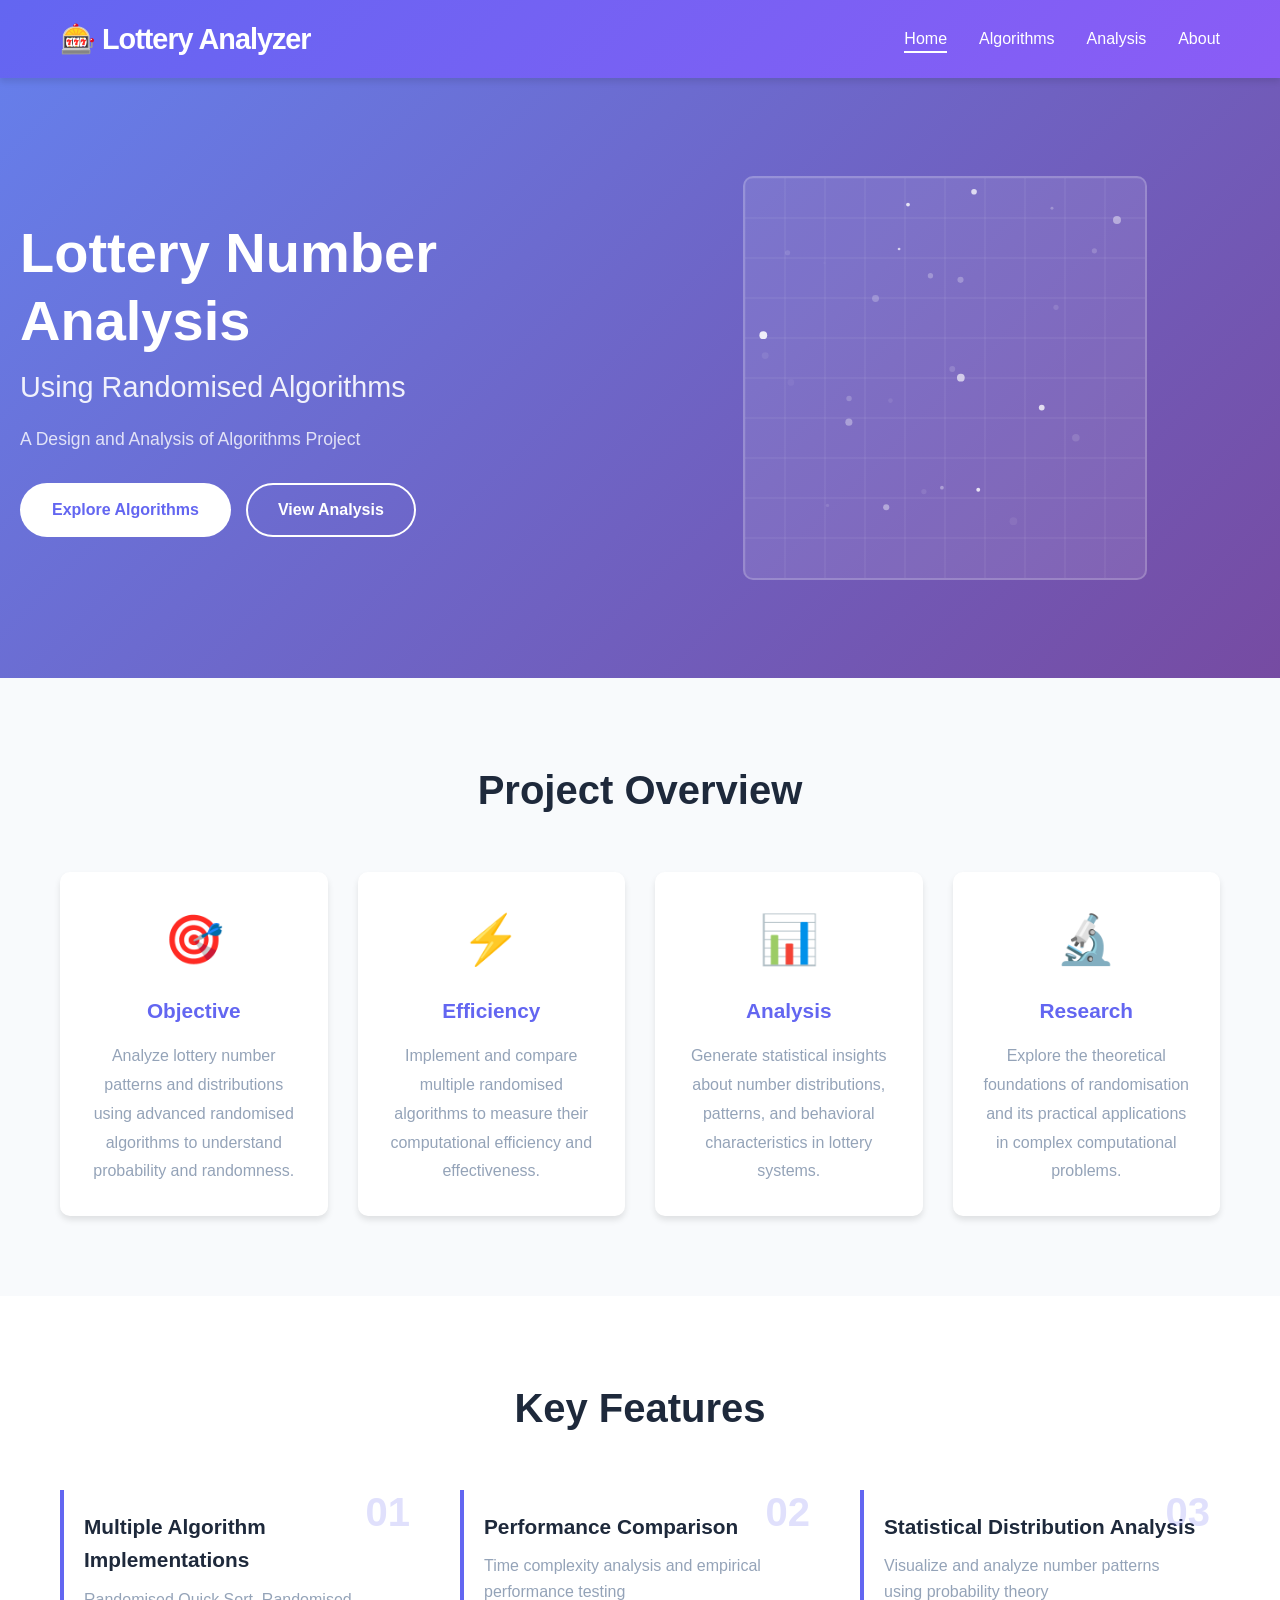
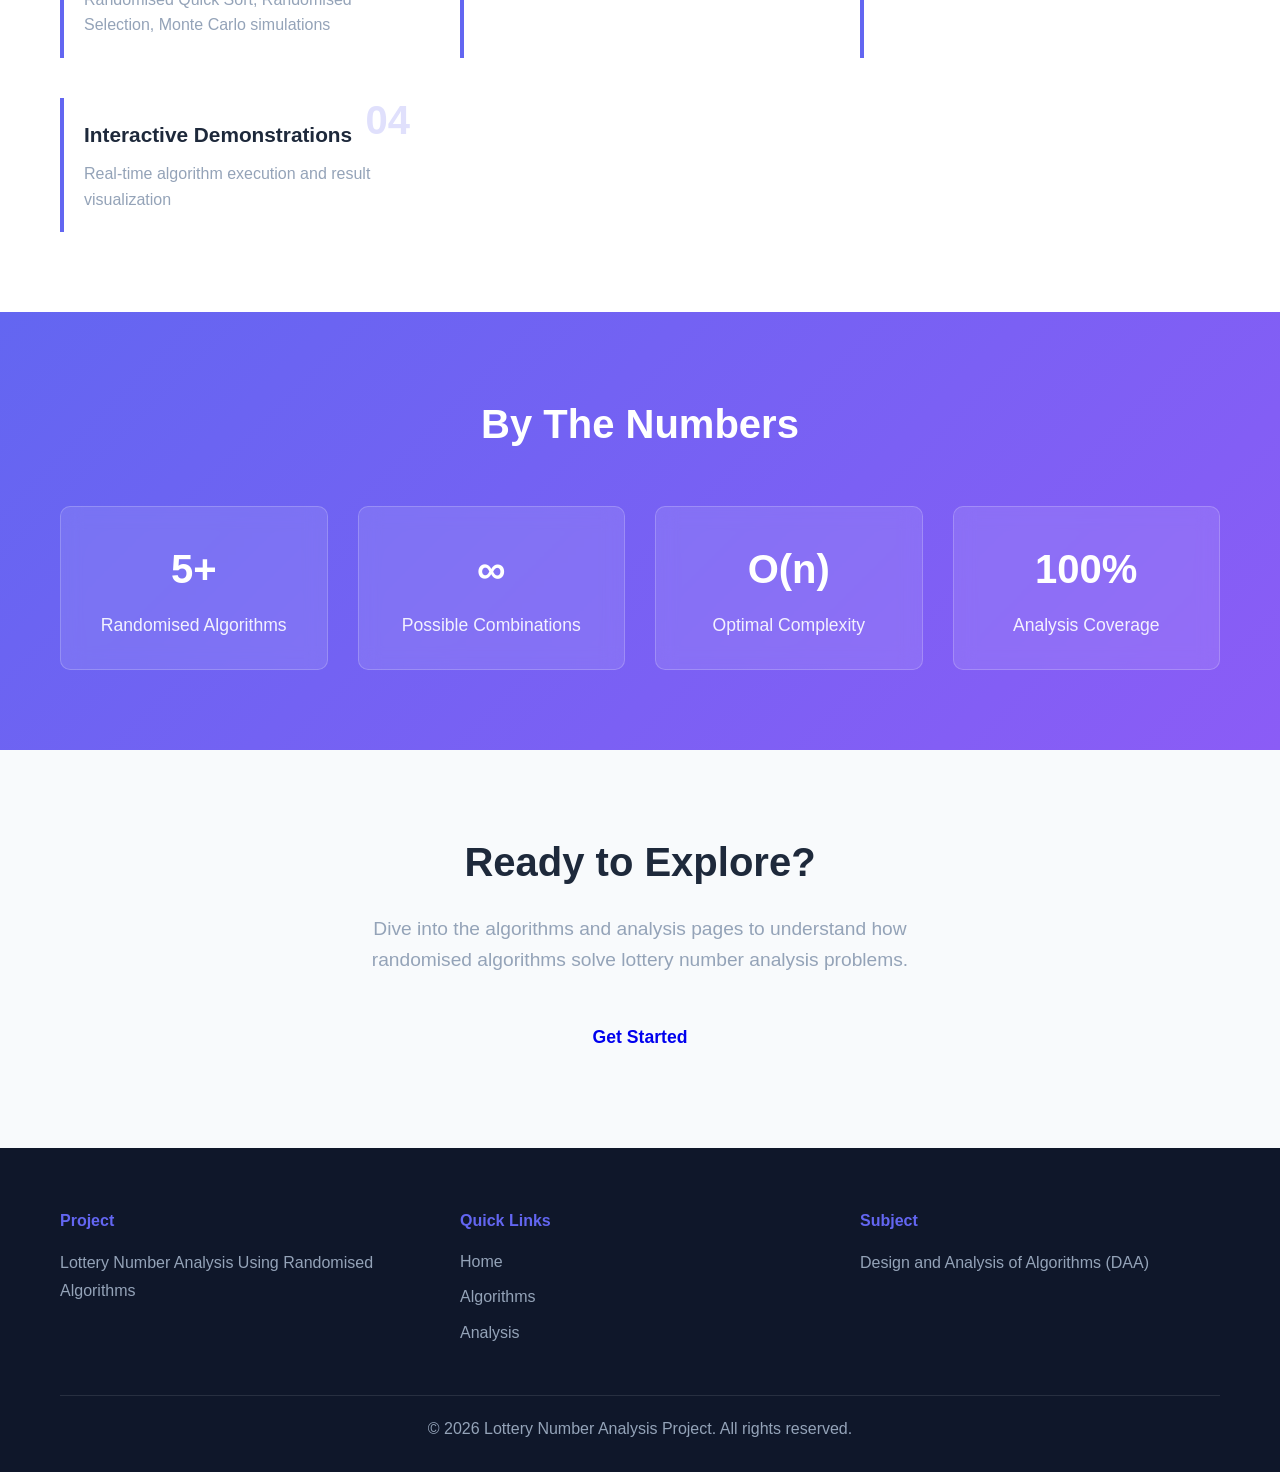
<file: index.html>
<!DOCTYPE html>
<html lang="en">
<head>
    <meta charset="UTF-8">
    <meta name="viewport" content="width=device-width, initial-scale=1.0">
    <title>Lottery Number Analysis Using Randomised Algorithms</title>
    <link rel="stylesheet" href="style.css">
</head>
<body>
    <header>
        <nav class="navbar">
            <div class="nav-container">
                <div class="logo">🎰 Lottery Analyzer</div>
                <ul class="nav-menu">
                    <li><a href="index.html" class="active">Home</a></li>
                    <li><a href="algorithms.html">Algorithms</a></li>
                    <li><a href="analysis.html">Analysis</a></li>
                    <li><a href="#about">About</a></li>
                </ul>
            </div>
        </nav>
    </header>

    <main>
        <!-- Hero Section -->
        <section class="hero">
            <div class="hero-content">
                <h1>Lottery Number Analysis</h1>
                <h2>Using Randomised Algorithms</h2>
                <p class="subtitle">A Design and Analysis of Algorithms Project</p>
                <div class="cta-buttons">
                    <a href="algorithms.html" class="btn btn-primary">Explore Algorithms</a>
                    <a href="analysis.html" class="btn btn-secondary">View Analysis</a>
                </div>
            </div>
            <div class="hero-visual">
                <canvas id="numberCanvas" width="400" height="400"></canvas>
            </div>
        </section>

        <!-- Overview Section -->
        <section class="overview" id="about">
            <div class="container">
                <h2>Project Overview</h2>
                <div class="overview-grid">
                    <div class="card">
                        <div class="card-icon">🎯</div>
                        <h3>Objective</h3>
                        <p>Analyze lottery number patterns and distributions using advanced randomised algorithms to understand probability and randomness.</p>
                    </div>
                    <div class="card">
                        <div class="card-icon">⚡</div>
                        <h3>Efficiency</h3>
                        <p>Implement and compare multiple randomised algorithms to measure their computational efficiency and effectiveness.</p>
                    </div>
                    <div class="card">
                        <div class="card-icon">📊</div>
                        <h3>Analysis</h3>
                        <p>Generate statistical insights about number distributions, patterns, and behavioral characteristics in lottery systems.</p>
                    </div>
                    <div class="card">
                        <div class="card-icon">🔬</div>
                        <h3>Research</h3>
                        <p>Explore the theoretical foundations of randomisation and its practical applications in complex computational problems.</p>
                    </div>
                </div>
            </div>
        </section>

        <!-- Key Features Section -->
        <section class="features">
            <div class="container">
                <h2>Key Features</h2>
                <div class="features-list">
                    <div class="feature-item">
                        <span class="feature-number">01</span>
                        <h3>Multiple Algorithm Implementations</h3>
                        <p>Randomised Quick Sort, Randomised Selection, Monte Carlo simulations</p>
                    </div>
                    <div class="feature-item">
                        <span class="feature-number">02</span>
                        <h3>Performance Comparison</h3>
                        <p>Time complexity analysis and empirical performance testing</p>
                    </div>
                    <div class="feature-item">
                        <span class="feature-number">03</span>
                        <h3>Statistical Distribution Analysis</h3>
                        <p>Visualize and analyze number patterns using probability theory</p>
                    </div>
                    <div class="feature-item">
                        <span class="feature-number">04</span>
                        <h3>Interactive Demonstrations</h3>
                        <p>Real-time algorithm execution and result visualization</p>
                    </div>
                </div>
            </div>
        </section>

        <!-- Quick Stats Section -->
        <section class="stats">
            <div class="container">
                <h2>By The Numbers</h2>
                <div class="stats-grid">
                    <div class="stat-box">
                        <h3 class="stat-number">5+</h3>
                        <p>Randomised Algorithms</p>
                    </div>
                    <div class="stat-box">
                        <h3 class="stat-number">∞</h3>
                        <p>Possible Combinations</p>
                    </div>
                    <div class="stat-box">
                        <h3 class="stat-number">O(n)</h3>
                        <p>Optimal Complexity</p>
                    </div>
                    <div class="stat-box">
                        <h3 class="stat-number">100%</h3>
                        <p>Analysis Coverage</p>
                    </div>
                </div>
            </div>
        </section>

        <!-- Call to Action -->
        <section class="cta-section">
            <div class="container">
                <h2>Ready to Explore?</h2>
                <p>Dive into the algorithms and analysis pages to understand how randomised algorithms solve lottery number analysis problems.</p>
                <a href="algorithms.html" class="btn btn-large">Get Started</a>
            </div>
        </section>
    </main>

    <footer>
        <div class="container">
            <div class="footer-content">
                <div class="footer-section">
                    <h4>Project</h4>
                    <p>Lottery Number Analysis Using Randomised Algorithms</p>
                </div>
                <div class="footer-section">
                    <h4>Quick Links</h4>
                    <ul>
                        <li><a href="index.html">Home</a></li>
                        <li><a href="algorithms.html">Algorithms</a></li>
                        <li><a href="analysis.html">Analysis</a></li>
                    </ul>
                </div>
                <div class="footer-section">
                    <h4>Subject</h4>
                    <p>Design and Analysis of Algorithms (DAA)</p>
                </div>
            </div>
            <div class="footer-bottom">
                <p>&copy; 2026 Lottery Number Analysis Project. All rights reserved.</p>
            </div>
        </div>
    </footer>

    <script src="script.js"></script>
</body>
</html>
</file>
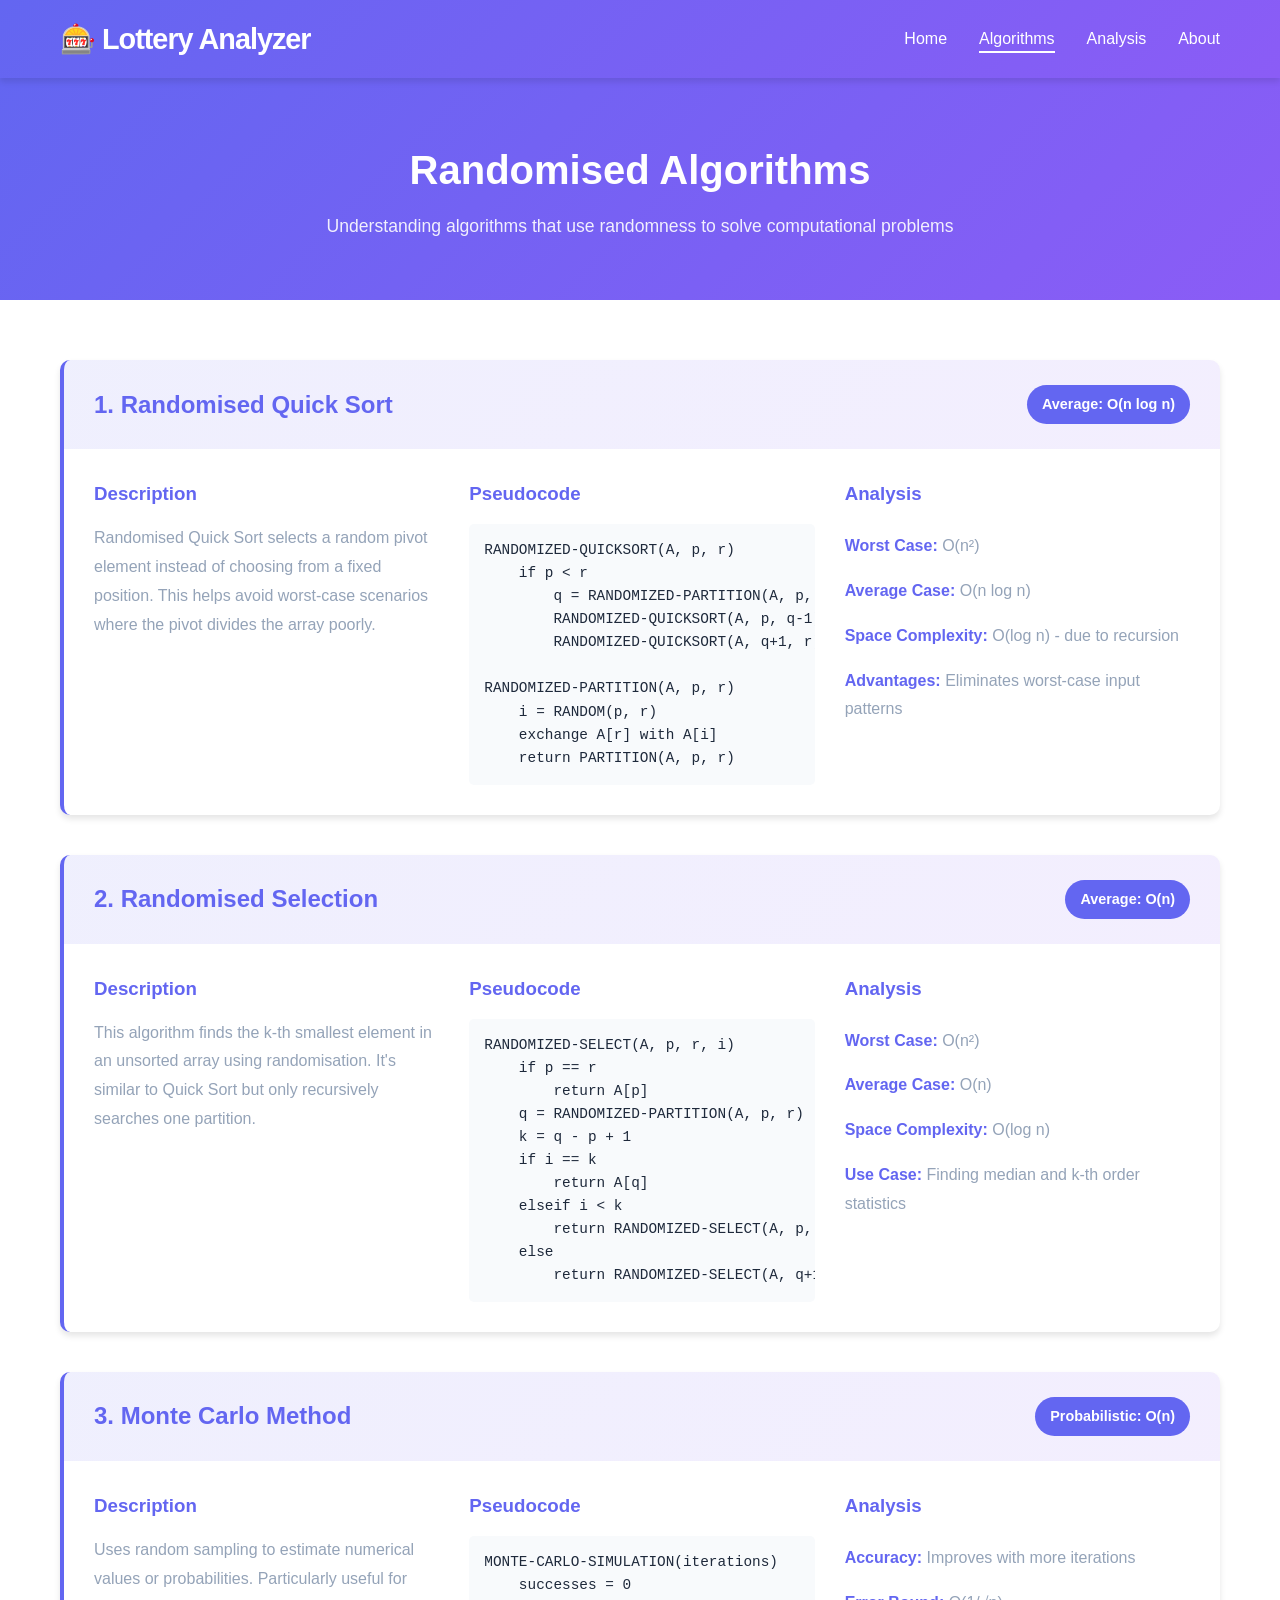
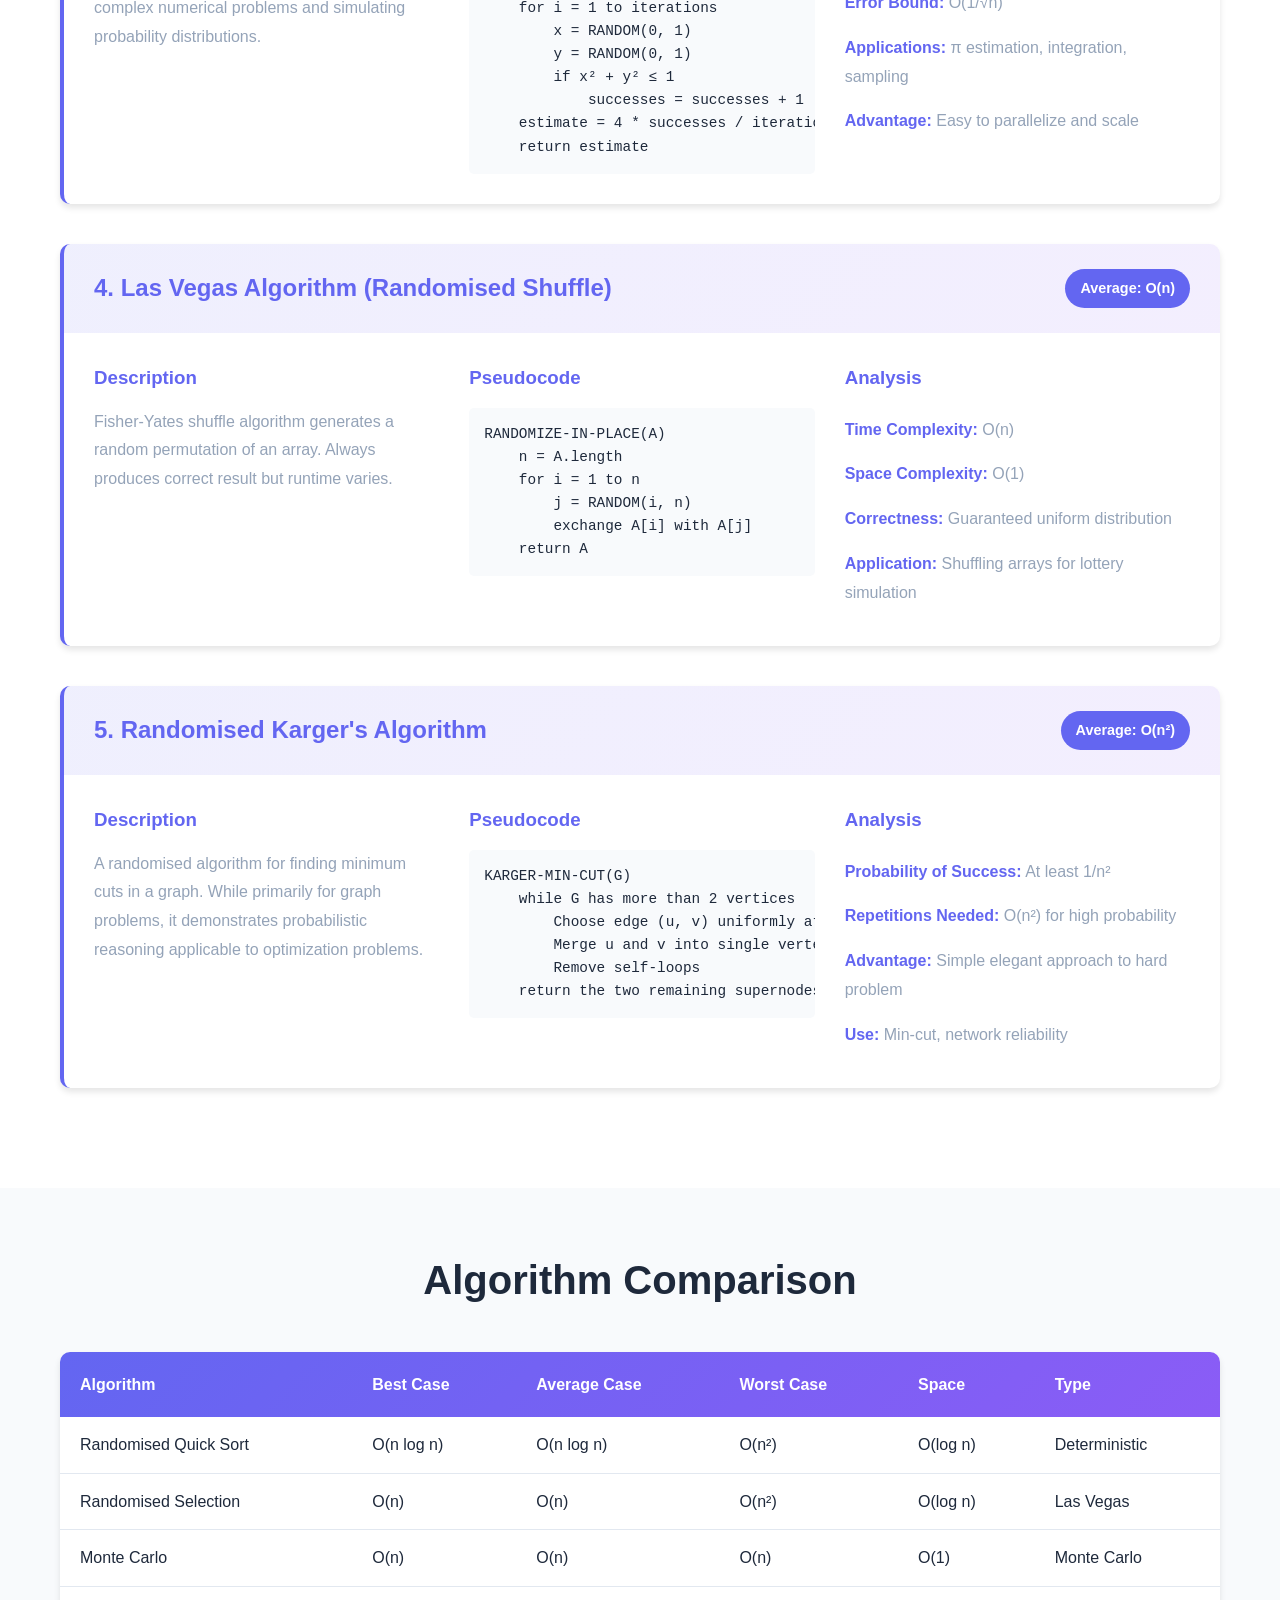
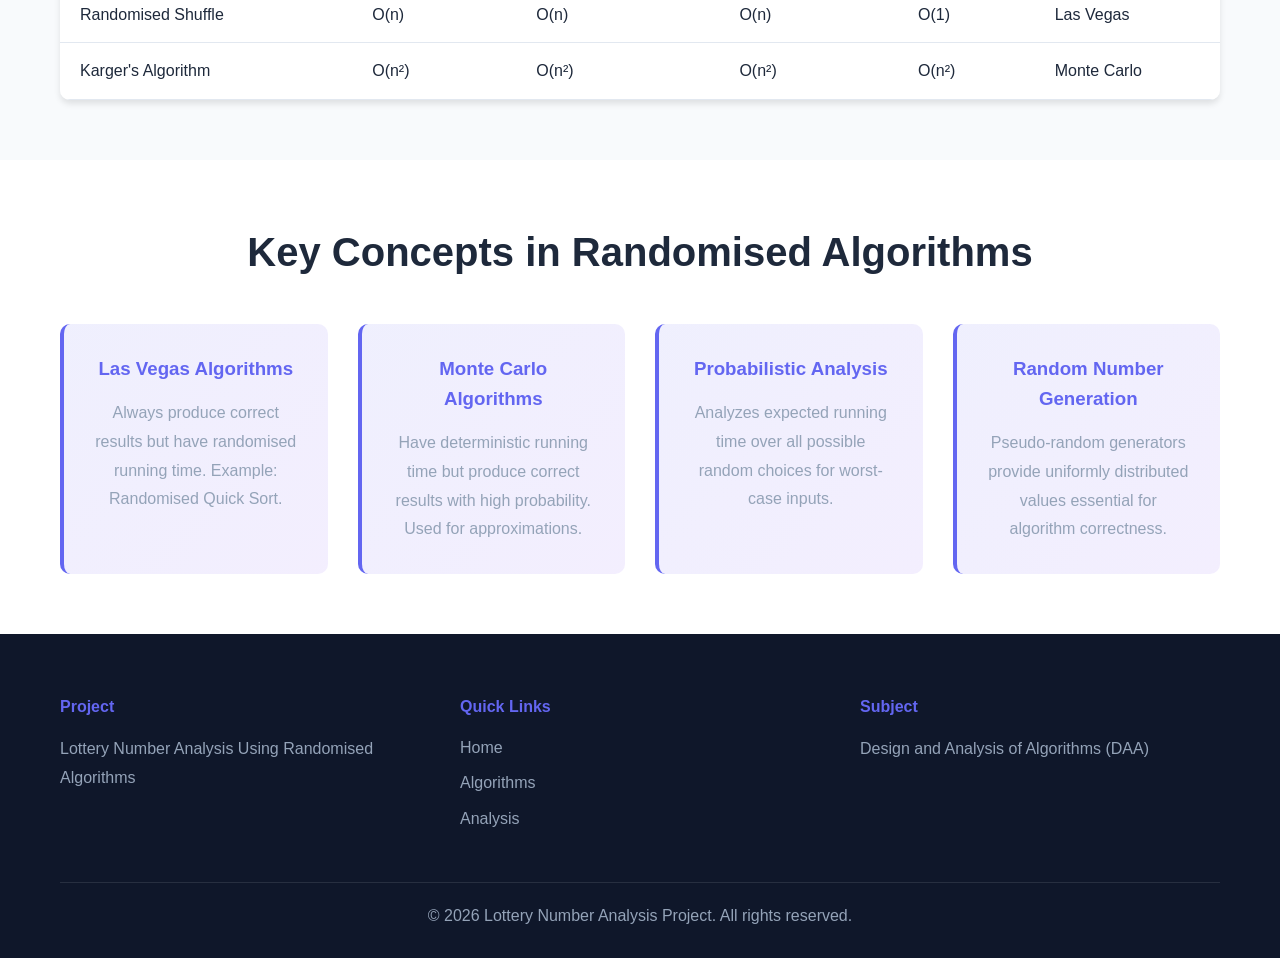
<file: algorithms.html>
<!DOCTYPE html>
<html lang="en">
<head>
    <meta charset="UTF-8">
    <meta name="viewport" content="width=device-width, initial-scale=1.0">
    <title>Randomised Algorithms | Lottery Analysis</title>
    <link rel="stylesheet" href="style.css">
</head>
<body>
    <header>
        <nav class="navbar">
            <div class="nav-container">
                <div class="logo">🎰 Lottery Analyzer</div>
                <ul class="nav-menu">
                    <li><a href="index.html">Home</a></li>
                    <li><a href="algorithms.html" class="active">Algorithms</a></li>
                    <li><a href="analysis.html">Analysis</a></li>
                    <li><a href="index.html#about">About</a></li>
                </ul>
            </div>
        </nav>
    </header>

    <main>
        <!-- Page Header -->
        <section class="page-header">
            <div class="container">
                <h1>Randomised Algorithms</h1>
                <p>Understanding algorithms that use randomness to solve computational problems</p>
            </div>
        </section>

        <!-- Algorithms Grid -->
        <section class="algorithms-section">
            <div class="container">
                <div class="algorithm">
                    <div class="algo-header">
                        <h2>1. Randomised Quick Sort</h2>
                        <span class="complexity">Average: O(n log n)</span>
                    </div>
                    <div class="algo-content">
                        <div class="algo-description">
                            <h3>Description</h3>
                            <p>Randomised Quick Sort selects a random pivot element instead of choosing from a fixed position. This helps avoid worst-case scenarios where the pivot divides the array poorly.</p>
                        </div>
                        <div class="algo-code">
                            <h3>Pseudocode</h3>
                            <pre>RANDOMIZED-QUICKSORT(A, p, r)
    if p < r
        q = RANDOMIZED-PARTITION(A, p, r)
        RANDOMIZED-QUICKSORT(A, p, q-1)
        RANDOMIZED-QUICKSORT(A, q+1, r)

RANDOMIZED-PARTITION(A, p, r)
    i = RANDOM(p, r)
    exchange A[r] with A[i]
    return PARTITION(A, p, r)</pre>
                        </div>
                        <div class="algo-analysis">
                            <h3>Analysis</h3>
                            <ul>
                                <li><strong>Worst Case:</strong> O(n²)</li>
                                <li><strong>Average Case:</strong> O(n log n)</li>
                                <li><strong>Space Complexity:</strong> O(log n) - due to recursion</li>
                                <li><strong>Advantages:</strong> Eliminates worst-case input patterns</li>
                            </ul>
                        </div>
                    </div>
                </div>

                <div class="algorithm">
                    <div class="algo-header">
                        <h2>2. Randomised Selection</h2>
                        <span class="complexity">Average: O(n)</span>
                    </div>
                    <div class="algo-content">
                        <div class="algo-description">
                            <h3>Description</h3>
                            <p>This algorithm finds the k-th smallest element in an unsorted array using randomisation. It's similar to Quick Sort but only recursively searches one partition.</p>
                        </div>
                        <div class="algo-code">
                            <h3>Pseudocode</h3>
                            <pre>RANDOMIZED-SELECT(A, p, r, i)
    if p == r
        return A[p]
    q = RANDOMIZED-PARTITION(A, p, r)
    k = q - p + 1
    if i == k
        return A[q]
    elseif i < k
        return RANDOMIZED-SELECT(A, p, q-1, i)
    else
        return RANDOMIZED-SELECT(A, q+1, r, i-k)</pre>
                        </div>
                        <div class="algo-analysis">
                            <h3>Analysis</h3>
                            <ul>
                                <li><strong>Worst Case:</strong> O(n²)</li>
                                <li><strong>Average Case:</strong> O(n)</li>
                                <li><strong>Space Complexity:</strong> O(log n)</li>
                                <li><strong>Use Case:</strong> Finding median and k-th order statistics</li>
                            </ul>
                        </div>
                    </div>
                </div>

                <div class="algorithm">
                    <div class="algo-header">
                        <h2>3. Monte Carlo Method</h2>
                        <span class="complexity">Probabilistic: O(n)</span>
                    </div>
                    <div class="algo-content">
                        <div class="algo-description">
                            <h3>Description</h3>
                            <p>Uses random sampling to estimate numerical values or probabilities. Particularly useful for complex numerical problems and simulating probability distributions.</p>
                        </div>
                        <div class="algo-code">
                            <h3>Pseudocode</h3>
                            <pre>MONTE-CARLO-SIMULATION(iterations)
    successes = 0
    for i = 1 to iterations
        x = RANDOM(0, 1)
        y = RANDOM(0, 1)
        if x² + y² ≤ 1
            successes = successes + 1
    estimate = 4 * successes / iterations
    return estimate</pre>
                        </div>
                        <div class="algo-analysis">
                            <h3>Analysis</h3>
                            <ul>
                                <li><strong>Accuracy:</strong> Improves with more iterations</li>
                                <li><strong>Error Bound:</strong> O(1/√n)</li>
                                <li><strong>Applications:</strong> π estimation, integration, sampling</li>
                                <li><strong>Advantage:</strong> Easy to parallelize and scale</li>
                            </ul>
                        </div>
                    </div>
                </div>

                <div class="algorithm">
                    <div class="algo-header">
                        <h2>4. Las Vegas Algorithm (Randomised Shuffle)</h2>
                        <span class="complexity">Average: O(n)</span>
                    </div>
                    <div class="algo-content">
                        <div class="algo-description">
                            <h3>Description</h3>
                            <p>Fisher-Yates shuffle algorithm generates a random permutation of an array. Always produces correct result but runtime varies.</p>
                        </div>
                        <div class="algo-code">
                            <h3>Pseudocode</h3>
                            <pre>RANDOMIZE-IN-PLACE(A)
    n = A.length
    for i = 1 to n
        j = RANDOM(i, n)
        exchange A[i] with A[j]
    return A</pre>
                        </div>
                        <div class="algo-analysis">
                            <h3>Analysis</h3>
                            <ul>
                                <li><strong>Time Complexity:</strong> O(n)</li>
                                <li><strong>Space Complexity:</strong> O(1)</li>
                                <li><strong>Correctness:</strong> Guaranteed uniform distribution</li>
                                <li><strong>Application:</strong> Shuffling arrays for lottery simulation</li>
                            </ul>
                        </div>
                    </div>
                </div>

                <div class="algorithm">
                    <div class="algo-header">
                        <h2>5. Randomised Karger's Algorithm</h2>
                        <span class="complexity">Average: O(n²)</span>
                    </div>
                    <div class="algo-content">
                        <div class="algo-description">
                            <h3>Description</h3>
                            <p>A randomised algorithm for finding minimum cuts in a graph. While primarily for graph problems, it demonstrates probabilistic reasoning applicable to optimization problems.</p>
                        </div>
                        <div class="algo-code">
                            <h3>Pseudocode</h3>
                            <pre>KARGER-MIN-CUT(G)
    while G has more than 2 vertices
        Choose edge (u, v) uniformly at random
        Merge u and v into single vertex
        Remove self-loops
    return the two remaining supernodes</pre>
                        </div>
                        <div class="algo-analysis">
                            <h3>Analysis</h3>
                            <ul>
                                <li><strong>Probability of Success:</strong> At least 1/n²</li>
                                <li><strong>Repetitions Needed:</strong> O(n²) for high probability</li>
                                <li><strong>Advantage:</strong> Simple elegant approach to hard problem</li>
                                <li><strong>Use:</strong> Min-cut, network reliability</li>
                            </ul>
                        </div>
                    </div>
                </div>
            </div>
        </section>

        <!-- Comparison Table -->
        <section class="comparison-section">
            <div class="container">
                <h2>Algorithm Comparison</h2>
                <div class="table-wrapper">
                    <table class="comparison-table">
                        <thead>
                            <tr>
                                <th>Algorithm</th>
                                <th>Best Case</th>
                                <th>Average Case</th>
                                <th>Worst Case</th>
                                <th>Space</th>
                                <th>Type</th>
                            </tr>
                        </thead>
                        <tbody>
                            <tr>
                                <td>Randomised Quick Sort</td>
                                <td>O(n log n)</td>
                                <td>O(n log n)</td>
                                <td>O(n²)</td>
                                <td>O(log n)</td>
                                <td>Deterministic</td>
                            </tr>
                            <tr>
                                <td>Randomised Selection</td>
                                <td>O(n)</td>
                                <td>O(n)</td>
                                <td>O(n²)</td>
                                <td>O(log n)</td>
                                <td>Las Vegas</td>
                            </tr>
                            <tr>
                                <td>Monte Carlo</td>
                                <td>O(n)</td>
                                <td>O(n)</td>
                                <td>O(n)</td>
                                <td>O(1)</td>
                                <td>Monte Carlo</td>
                            </tr>
                            <tr>
                                <td>Randomised Shuffle</td>
                                <td>O(n)</td>
                                <td>O(n)</td>
                                <td>O(n)</td>
                                <td>O(1)</td>
                                <td>Las Vegas</td>
                            </tr>
                            <tr>
                                <td>Karger's Algorithm</td>
                                <td>O(n²)</td>
                                <td>O(n²)</td>
                                <td>O(n²)</td>
                                <td>O(n²)</td>
                                <td>Monte Carlo</td>
                            </tr>
                        </tbody>
                    </table>
                </div>
            </div>
        </section>

        <!-- Key Concepts -->
        <section class="concepts-section">
            <div class="container">
                <h2>Key Concepts in Randomised Algorithms</h2>
                <div class="concepts-grid">
                    <div class="concept">
                        <h3>Las Vegas Algorithms</h3>
                        <p>Always produce correct results but have randomised running time. Example: Randomised Quick Sort.</p>
                    </div>
                    <div class="concept">
                        <h3>Monte Carlo Algorithms</h3>
                        <p>Have deterministic running time but produce correct results with high probability. Used for approximations.</p>
                    </div>
                    <div class="concept">
                        <h3>Probabilistic Analysis</h3>
                        <p>Analyzes expected running time over all possible random choices for worst-case inputs.</p>
                    </div>
                    <div class="concept">
                        <h3>Random Number Generation</h3>
                        <p>Pseudo-random generators provide uniformly distributed values essential for algorithm correctness.</p>
                    </div>
                </div>
            </div>
        </section>
    </main>

    <footer>
        <div class="container">
            <div class="footer-content">
                <div class="footer-section">
                    <h4>Project</h4>
                    <p>Lottery Number Analysis Using Randomised Algorithms</p>
                </div>
                <div class="footer-section">
                    <h4>Quick Links</h4>
                    <ul>
                        <li><a href="index.html">Home</a></li>
                        <li><a href="algorithms.html">Algorithms</a></li>
                        <li><a href="analysis.html">Analysis</a></li>
                    </ul>
                </div>
                <div class="footer-section">
                    <h4>Subject</h4>
                    <p>Design and Analysis of Algorithms (DAA)</p>
                </div>
            </div>
            <div class="footer-bottom">
                <p>&copy; 2026 Lottery Number Analysis Project. All rights reserved.</p>
            </div>
        </div>
    </footer>

    <script src="script.js"></script>
</body>
</html>
</file>
<file: style.css>
* {
    margin: 0;
    padding: 0;
    box-sizing: border-box;
}

:root {
    --primary-color: #6366f1;
    --secondary-color: #8b5cf6;
    --accent-color: #ec4899;
    --dark-bg: #0f172a;
    --light-bg: #f8fafc;
    --text-dark: #1e293b;
    --text-light: #94a3b8;
    --border-color: #e2e8f0;
    --shadow: 0 4px 6px rgba(0, 0, 0, 0.1);
    --shadow-lg: 0 10px 30px rgba(0, 0, 0, 0.15);
}

body {
    font-family: 'Segoe UI', Tahoma, Geneva, Verdana, sans-serif;
    color: var(--text-dark);
    line-height: 1.6;
    background-color: #ffffff;
}

.container {
    max-width: 1200px;
    margin: 0 auto;
    padding: 0 20px;
}

/* Header & Navigation */
header {
    background: linear-gradient(135deg, var(--primary-color) 0%, var(--secondary-color) 100%);
    color: white;
    position: sticky;
    top: 0;
    z-index: 1000;
    box-shadow: var(--shadow);
}

.navbar {
    padding: 1rem 0;
}

.nav-container {
    max-width: 1200px;
    margin: 0 auto;
    padding: 0 20px;
    display: flex;
    justify-content: space-between;
    align-items: center;
}

.logo {
    font-size: 1.8rem;
    font-weight: 700;
    letter-spacing: -1px;
}

.nav-menu {
    display: flex;
    list-style: none;
    gap: 2rem;
}

.nav-menu a {
    color: white;
    text-decoration: none;
    font-weight: 500;
    transition: opacity 0.3s ease;
    border-bottom: 2px solid transparent;
    padding-bottom: 0.25rem;
}

.nav-menu a:hover,
.nav-menu a.active {
    border-bottom-color: white;
}

/* Hero Section */
.hero {
    background: linear-gradient(135deg, #667eea 0%, #764ba2 100%);
    color: white;
    padding: 80px 20px;
    display: flex;
    align-items: center;
    justify-content: center;
    gap: 60px;
    min-height: 600px;
}

.hero-content {
    flex: 1;
    max-width: 550px;
}

.hero h1 {
    font-size: 3.5rem;
    margin-bottom: 10px;
    font-weight: 800;
    line-height: 1.2;
}

.hero h2 {
    font-size: 1.8rem;
    color: rgba(255, 255, 255, 0.9);
    margin-bottom: 15px;
    font-weight: 300;
}

.subtitle {
    font-size: 1.1rem;
    color: rgba(255, 255, 255, 0.8);
    margin-bottom: 30px;
}

.cta-buttons {
    display: flex;
    gap: 15px;
    flex-wrap: wrap;
}

.btn {
    display: inline-block;
    padding: 12px 30px;
    border-radius: 50px;
    text-decoration: none;
    font-weight: 600;
    transition: all 0.3s ease;
    border: 2px solid transparent;
    cursor: pointer;
    text-align: center;
}

.btn-primary {
    background: white;
    color: var(--primary-color);
}

.btn-primary:hover {
    transform: translateY(-2px);
    box-shadow: 0 8px 20px rgba(0, 0, 0, 0.15);
}

.btn-secondary {
    background: transparent;
    color: white;
    border-color: white;
}

.btn-secondary:hover {
    background: white;
    color: var(--primary-color);
}

.btn-large {
    padding: 15px 40px;
    font-size: 1.1rem;
}

.hero-visual {
    flex: 1;
    display: flex;
    justify-content: center;
    align-items: center;
}

#numberCanvas {
    background: rgba(255, 255, 255, 0.1);
    border-radius: 10px;
    border: 2px solid rgba(255, 255, 255, 0.2);
}

/* Overview Section */
.overview {
    padding: 80px 20px;
    background: var(--light-bg);
}

.overview h2,
.features h2,
.stats h2,
.cta-section h2 {
    text-align: center;
    font-size: 2.5rem;
    margin-bottom: 50px;
    color: var(--text-dark);
}

.overview-grid {
    display: grid;
    grid-template-columns: repeat(auto-fit, minmax(250px, 1fr));
    gap: 30px;
}

.card {
    background: white;
    padding: 30px;
    border-radius: 10px;
    text-align: center;
    box-shadow: var(--shadow);
    transition: transform 0.3s ease, box-shadow 0.3s ease;
}

.card:hover {
    transform: translateY(-10px);
    box-shadow: var(--shadow-lg);
}

.card-icon {
    font-size: 3rem;
    margin-bottom: 15px;
}

.card h3 {
    margin-bottom: 15px;
    color: var(--primary-color);
    font-size: 1.3rem;
}

.card p {
    color: var(--text-light);
    line-height: 1.8;
}

/* Features Section */
.features {
    padding: 80px 20px;
    background: white;
}

.features-list {
    display: grid;
    grid-template-columns: repeat(auto-fit, minmax(280px, 1fr));
    gap: 40px;
}

.feature-item {
    padding: 20px;
    border-left: 4px solid var(--primary-color);
    position: relative;
}

.feature-number {
    font-size: 2.5rem;
    font-weight: 800;
    color: var(--primary-color);
    opacity: 0.2;
    position: absolute;
    top: -10px;
    right: 10px;
}

.feature-item h3 {
    margin-bottom: 10px;
    color: var(--text-dark);
    font-size: 1.3rem;
}

.feature-item p {
    color: var(--text-light);
}

/* Stats Section */
.stats {
    padding: 80px 20px;
    background: linear-gradient(135deg, var(--primary-color) 0%, var(--secondary-color) 100%);
    color: white;
}

.stats h2 {
    color: white;
}

.stats-grid {
    display: grid;
    grid-template-columns: repeat(auto-fit, minmax(200px, 1fr));
    gap: 30px;
}

.stat-box {
    background: rgba(255, 255, 255, 0.1);
    padding: 30px;
    border-radius: 10px;
    text-align: center;
    border: 1px solid rgba(255, 255, 255, 0.2);
    backdrop-filter: blur(10px);
}

.stat-number {
    font-size: 2.5rem;
    font-weight: 800;
    margin-bottom: 10px;
}

.stat-box p {
    font-size: 1.1rem;
    opacity: 0.9;
}

/* CTA Section */
.cta-section {
    padding: 80px 20px;
    background: var(--light-bg);
    text-align: center;
}

.cta-section h2 {
    margin-bottom: 20px;
}

.cta-section p {
    font-size: 1.2rem;
    color: var(--text-light);
    margin-bottom: 30px;
    max-width: 600px;
    margin-left: auto;
    margin-right: auto;
}

/* Footer */
footer {
    background: var(--dark-bg);
    color: white;
    padding: 60px 20px 30px;
}

.footer-content {
    display: grid;
    grid-template-columns: repeat(auto-fit, minmax(250px, 1fr));
    gap: 40px;
    margin-bottom: 40px;
}

.footer-section h4 {
    margin-bottom: 15px;
    color: var(--primary-color);
}

.footer-section p {
    color: var(--text-light);
    line-height: 1.8;
}

.footer-section ul {
    list-style: none;
}

.footer-section ul li {
    margin-bottom: 10px;
}

.footer-section a {
    color: var(--text-light);
    text-decoration: none;
    transition: color 0.3s ease;
}

.footer-section a:hover {
    color: var(--primary-color);
}

.footer-bottom {
    border-top: 1px solid rgba(255, 255, 255, 0.1);
    padding-top: 20px;
    text-align: center;
    color: var(--text-light);
}

/* Responsive Design */
@media (max-width: 768px) {
    .hero {
        flex-direction: column;
        padding: 60px 20px;
        min-height: auto;
    }

    .hero h1 {
        font-size: 2.5rem;
    }

    .hero h2 {
        font-size: 1.5rem;
    }

    .nav-menu {
        gap: 1rem;
        font-size: 0.9rem;
    }

    .overview h2,
    .features h2,
    .stats h2,
    .cta-section h2 {
        font-size: 2rem;
    }

    #numberCanvas {
        width: 100%;
        height: auto;
        max-width: 300px;
    }

    .cta-buttons {
        flex-direction: column;
    }

    .btn {
        width: 100%;
    }
}

@media (max-width: 480px) {
    .nav-menu {
        gap: 0.5rem;
    }

    .hero h1 {
        font-size: 2rem;
    }

    .hero h2 {
        font-size: 1.2rem;
    }

    .overview h2,
    .features h2,
    .stats h2,
    .cta-section h2 {
        font-size: 1.8rem;
        margin-bottom: 30px;
    }
}

/* Loading Animation */
@keyframes fadeIn {
    from {
        opacity: 0;
        transform: translateY(20px);
    }
    to {
        opacity: 1;
        transform: translateY(0);
    }
}

.card, .feature-item, .stat-box {
    animation: fadeIn 0.6s ease-out forwards;
}

/* Page Header Styling */
.page-header {
    background: linear-gradient(135deg, var(--primary-color) 0%, var(--secondary-color) 100%);
    color: white;
    padding: 60px 20px;
    text-align: center;
}

.page-header h1 {
    font-size: 2.5rem;
    margin-bottom: 10px;
}

.page-header p {
    font-size: 1.1rem;
    opacity: 0.9;
}

/* Algorithms Section */
.algorithms-section {
    padding: 60px 20px;
}

.algorithm {
    background: white;
    margin-bottom: 40px;
    border-radius: 10px;
    overflow: hidden;
    box-shadow: var(--shadow);
    border-left: 4px solid var(--primary-color);
}

.algo-header {
    background: linear-gradient(135deg, rgba(99, 102, 241, 0.1) 0%, rgba(139, 92, 246, 0.1) 100%);
    padding: 25px 30px;
    display: flex;
    justify-content: space-between;
    align-items: center;
}

.algo-header h2 {
    margin: 0;
    color: var(--primary-color);
}

.complexity {
    background: var(--primary-color);
    color: white;
    padding: 8px 15px;
    border-radius: 20px;
    font-weight: 600;
    font-size: 0.9rem;
}

.algo-content {
    padding: 30px;
    display: grid;
    grid-template-columns: repeat(auto-fit, minmax(300px, 1fr));
    gap: 30px;
}

.algo-description h3,
.algo-code h3,
.algo-analysis h3 {
    color: var(--primary-color);
    margin-bottom: 15px;
}

.algo-description p {
    color: var(--text-light);
    line-height: 1.8;
}

.algo-code pre {
    background: var(--light-bg);
    padding: 15px;
    border-radius: 5px;
    overflow-x: auto;
    font-family: 'Courier New', monospace;
    font-size: 0.9rem;
    line-height: 1.6;
    color: var(--text-dark);
}

.algo-analysis ul {
    list-style: none;
}

.algo-analysis li {
    padding: 8px 0;
    color: var(--text-light);
    line-height: 1.8;
}

.algo-analysis strong {
    color: var(--primary-color);
}

/* Comparison Section */
.comparison-section {
    padding: 60px 20px;
    background: var(--light-bg);
}

.comparison-section h2 {
    text-align: center;
    font-size: 2.5rem;
    margin-bottom: 40px;
}

.table-wrapper {
    overflow-x: auto;
    border-radius: 10px;
    box-shadow: var(--shadow);
}

.comparison-table {
    width: 100%;
    border-collapse: collapse;
    background: white;
}

.comparison-table thead {
    background: linear-gradient(135deg, var(--primary-color) 0%, var(--secondary-color) 100%);
    color: white;
}

.comparison-table th {
    padding: 20px;
    text-align: left;
    font-weight: 600;
}

.comparison-table td {
    padding: 15px 20px;
    border-bottom: 1px solid var(--border-color);
}

.comparison-table tbody tr:hover {
    background: var(--light-bg);
}

/* Concepts Section */
.concepts-section {
    padding: 60px 20px;
}

.concepts-section h2 {
    text-align: center;
    font-size: 2.5rem;
    margin-bottom: 40px;
}

.concepts-grid {
    display: grid;
    grid-template-columns: repeat(auto-fit, minmax(250px, 1fr));
    gap: 30px;
}

.concept {
    background: linear-gradient(135deg, rgba(99, 102, 241, 0.1) 0%, rgba(139, 92, 246, 0.1) 100%);
    padding: 30px;
    border-radius: 10px;
    border-left: 4px solid var(--primary-color);
    text-align: center;
}

.concept h3 {
    color: var(--primary-color);
    margin-bottom: 15px;
}

.concept p {
    color: var(--text-light);
    line-height: 1.8;
}
</file>
